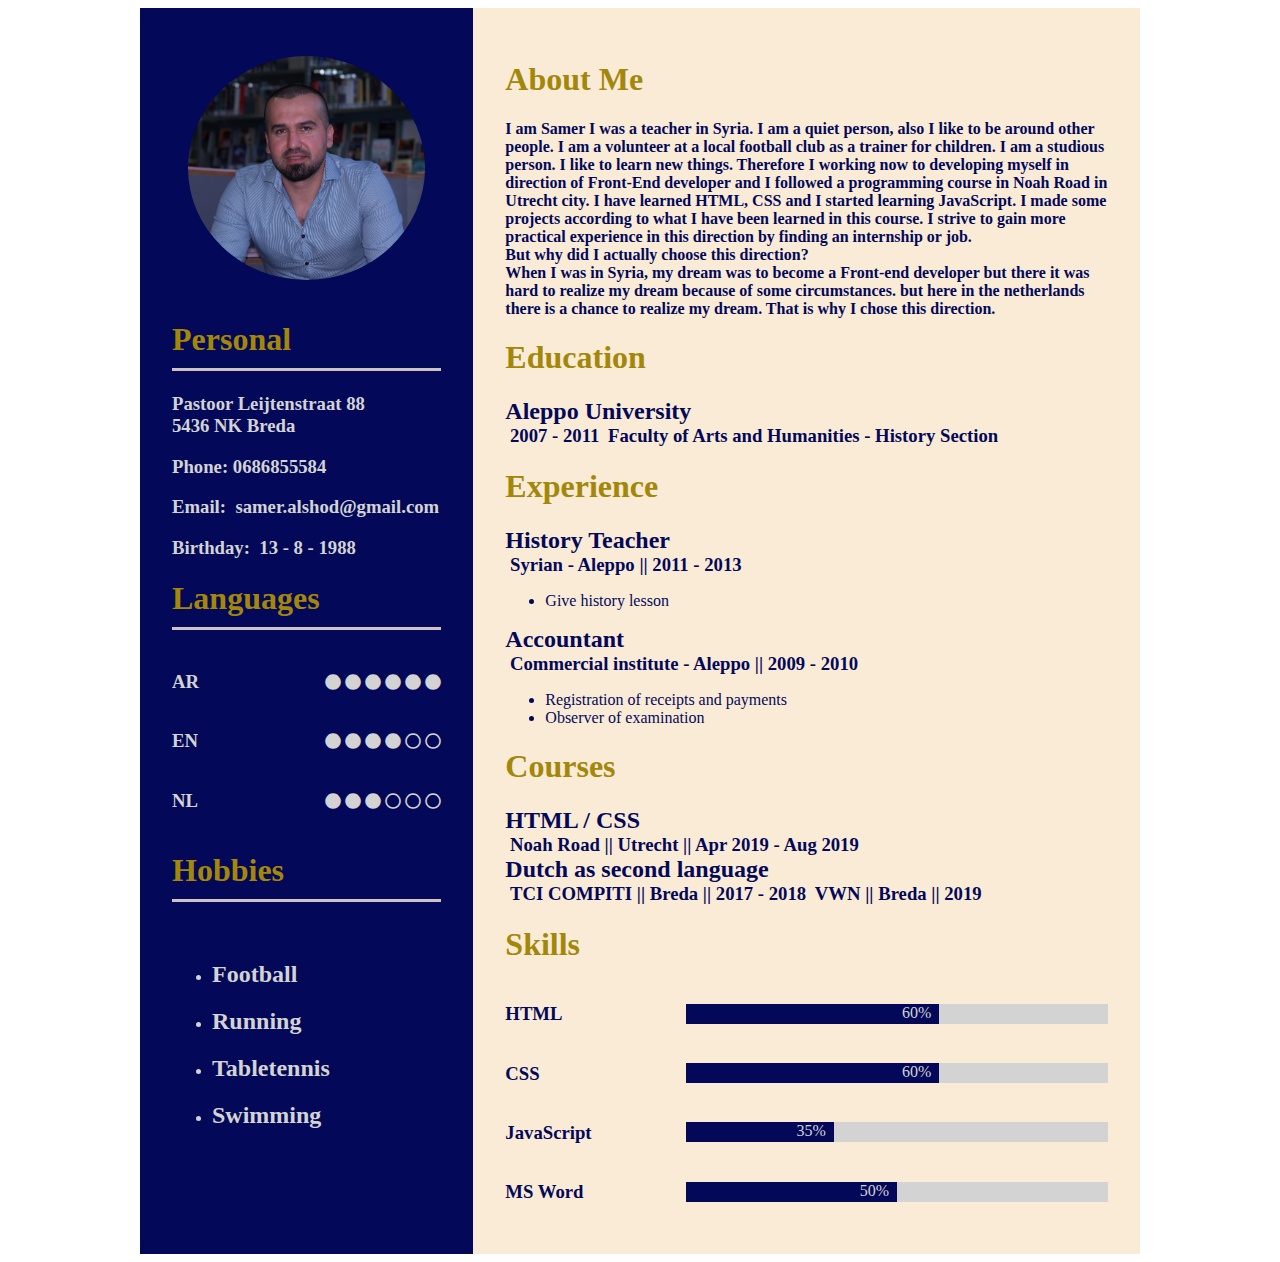
<file: index.html>
<!DOCTYPE html>
<html lang="en">
<head>
    <meta charset="UTF-8">
    <meta http-equiv="X-UA-Compatible" content="IE=edge">
    <meta name="viewport" content="width=device-width, initial-scale=1.0">
  <meta http-equiv="refresh" content="0; url=https://samer1139.github.io/HYF-Module-HTMLCSSGIT/week1/The-Digital-Resume/index.html">
    <title>Document</title>
</head>
<body>
</body>
</html>
</file>
<file: week1/The-Digital-Resume/style.css>
:root {
  --first-color: lightgray;
  --background-color: #030958;
  --proj-width: 1000px;
}
html {
  margin: 0;
  padding: 0;
  box-sizing: border-box;
}
.container {
  width: var(--proj-width);
  margin: 0 auto;
  display: grid;
  grid-template-columns: 1fr 2fr;
}
.col-1 {
  background: var(--background-color);
  color: var(--first-color);
  padding: 2rem;
}
.col-1 .image {
  padding: 1rem;
  
}
.col-1 .image img {
  width: 100%;
  height: 14rem;
  border-radius: 50%;
  object-fit: cover;
}
.col-1 .lang .lang-item {
  display: flex;
  justify-content: space-between;
  align-items: baseline;
}
.address {
  border-bottom: 3px rgb(209, 194, 194) solid;
  padding-bottom: 10px;
  color: rgb(163, 135, 9);
}

.col-2 {
  background: antiquewhite;
  padding: 2rem;
}
.col-2 .block h1 {
  color: rgb(163, 135, 9);
}
.col-2 .block .about-me {
  color: var(--background-color);
}
.col-2 .block .content {
  color: var(--background-color);
}
.col-2 .block .content h2,
.col-2 .block .content section h3 {
  display: inline;
}
.col-2 .skills .progress {
  display: flex;
  justify-content: space-between;
  color: var(--background-color);
}
.col-2 .skills .progress .prog-back {
  overflow: hidden;
  margin: 1.2rem 0;
  background: var(--first-color);
  height: 20px;
  width: 70%;
  float: right;
}
.col-2 .skills .progress .prog-back span {
  float: left;
  height: 20px;
  background: var(--background-color);
  color: var(--first-color);
  direction: rtl;
  animation-duration: 3s;
}
.col-2 .skills .progress .prog-back .p1,
.col-2 .skills .progress .prog-back .p2 {
  width: 60%;
}
.col-2 .skills .progress .prog-back .p3 {
  width: 50%;
}
.col-2 .skills .progress .prog-back .p4 {
  width: 35%;
}
</file>
